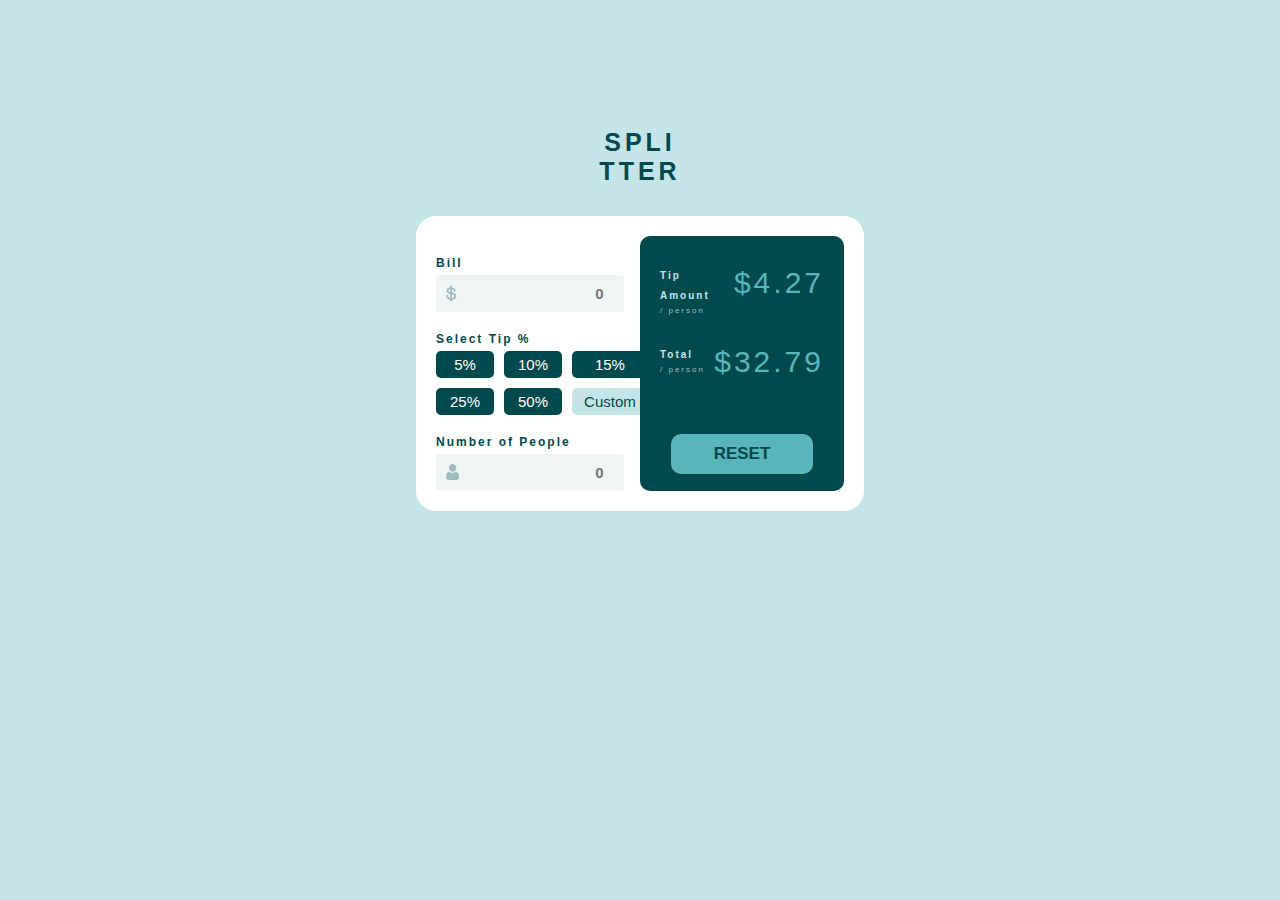
<file: Calculator/index.html>
<!DOCTYPE html>
<html lang="en">
  <head>
    <meta charset="UTF-8" />
    <meta name="viewport" content="width=device-width, initial-scale=1.0" />
    <!-- displays site properly based on user's device -->

    <link
      rel="icon"
      type="image/png"
      sizes="32x32"
      href="./images/favicon-32x32.png"
    />
    <link rel="stylesheet" href="style.css" />
    <link
      href="https://fonts.googleapis.com/css2?family=Red+Hat+Display:wght@500;700;900&display=swap"
      rel="stylesheet"
    />

    <title>Frontend Mentor | Tip calculator app</title>
  </head>

  <body>
    <h1>SPLI<br />TTER</h1>
    <div class="calc">
      <div class="calc_left">
        <p class="calc_paragraph">Bill</p>
        <input type="text" id="bill" name="billtext" placeholder="0" />
        <p class="calc_paragraph">Select Tip %</p>

        <div class="calc_button">
          <button class="calc_percent">5%</button>
          <button class="calc_percent">10%</button>
          <button class="calc_percent">15%</button>
          <button class="calc_percent">25%</button>
          <button class="calc_percent">50%</button>
          <button class="calc_custom">Custom</button>
        </div>

        <p class="calc_paragraph">Number of People</p>
        <input type="text" id="people" name="peopletext" placeholder="0" />
      </div>

      <div class="calc_right">
        <div class="calc_right_info">
          <div class="text1">
            <div>
              <h3>Tip Amount</h3>
              <p class="calc_right_p">/ person</p>
            </div>

            <div><p class="right_p">$4.27</p></div>
          </div>
          <div class="text2">
            <div>
              <h3>Total</h3>
              <p class="calc_right_p">/ person</p>
            </div>

            <div><p class="right_p">$32.79</p></div>
          </div>
        </div>
        <div class="calc_butt">
          <button class="calc_res">RESET</button>
        </div>
      </div>
    </div>
  </body>
</html>
</file>
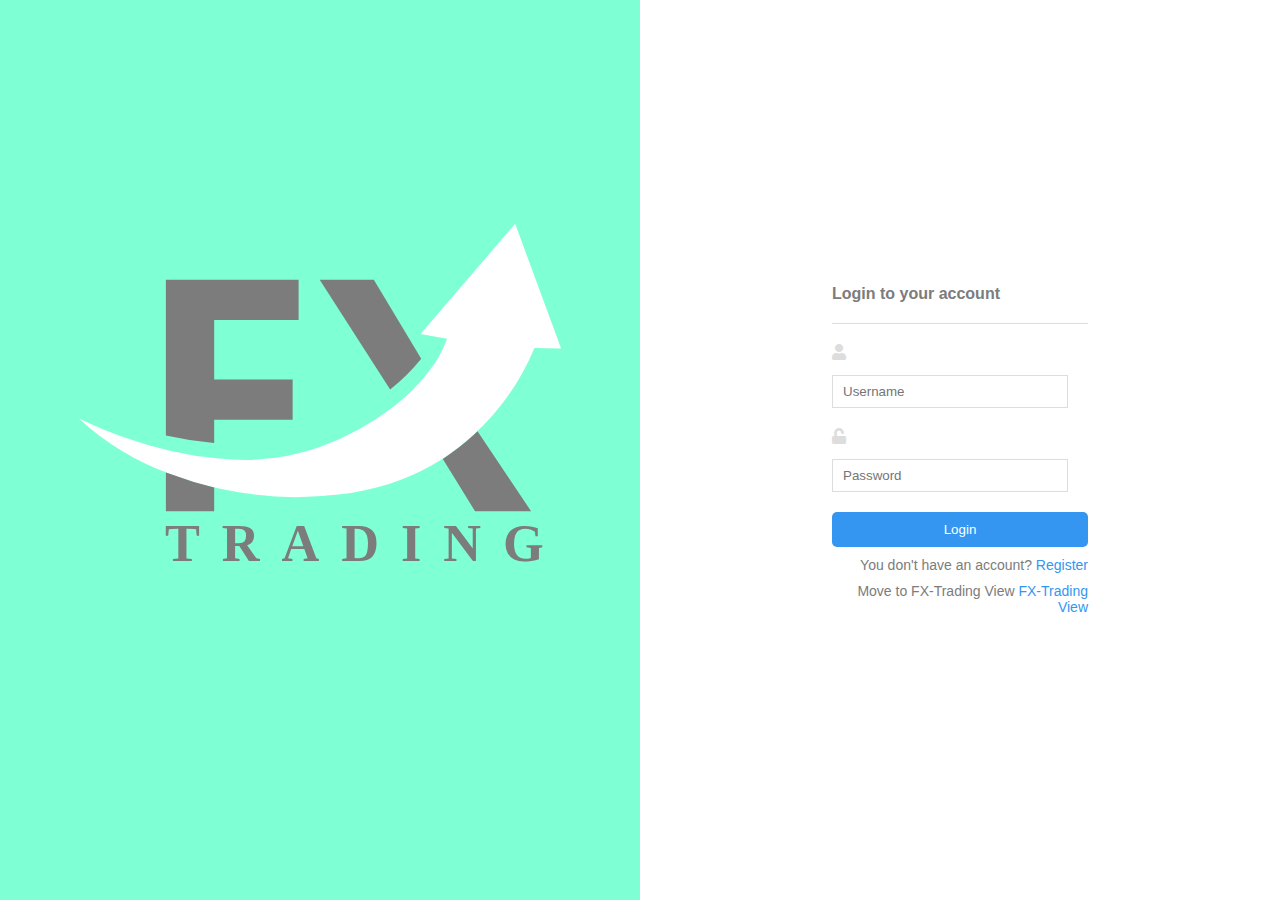
<file: FX-Trading/index.html>
<!DOCTYPE html>
<html lang="en">
  <head>
    <meta charset="UTF-8" />
    <meta http-equiv="X-UA-Compatible" content="IE=edge" />
    <meta name="viewport" content="width=device-width, initial-scale=1.0" />
    <link
      rel="stylesheet"
      href="https://cdnjs.cloudflare.com/ajax/libs/font-awesome/5.15.4/css/all.min.css"
      integrity="sha512-1ycn6IcaQQ40/MKBW2W4Rhis/DbILU74C1vSrLJxCq57o941Ym01SwNsOMqvEBFlcgUa6xLiPY/NS5R+E6ztJQ=="
      crossorigin="anonymous"
      referrerpolicy="no-referrer"
    />
    <link
      href="https://fonts.googleapis.com/css2?family=Red+Hat+Display:wght@500;700;900&display=swap"
      rel="stylesheet"
    />
    <link rel="stylesheet" href="index.css" />
    <title>Document</title>
  </head>
  <body>
    <div class="login">
      <div class="image_login">
        <img src="./images/logo-grayscale.svg" alt="" class="img_left" />
      </div>
      <div class="login_right">
        <p class="text">Login to your account</p>
        <div class="container">
          <div class="username">
            <i class="fas fa-user"></i>
            <input
              type="text"
              id="login"
              placeholder="Username"
              name="uname"
              required
            />
          </div>

          <div class="pass">
            <i class="fas fa-unlock"></i>
            <input
              type="password"
              id="pass"
              placeholder="Password"
              name="psw"
              required
            />
          </div>

          <button class="login_btn" type="submit">Login</button>
          <p class="login_paragraph">
            You don't have an account? <a href="./register.html">Register</a>
          </p>
          <p class="login_paragraph">
            Move to FX-Trading View
            <a href="./FX-Trading.html">FX-Trading View</a>
          </p>
        </div>
      </div>
    </div>
  </body>
</html>
</file>
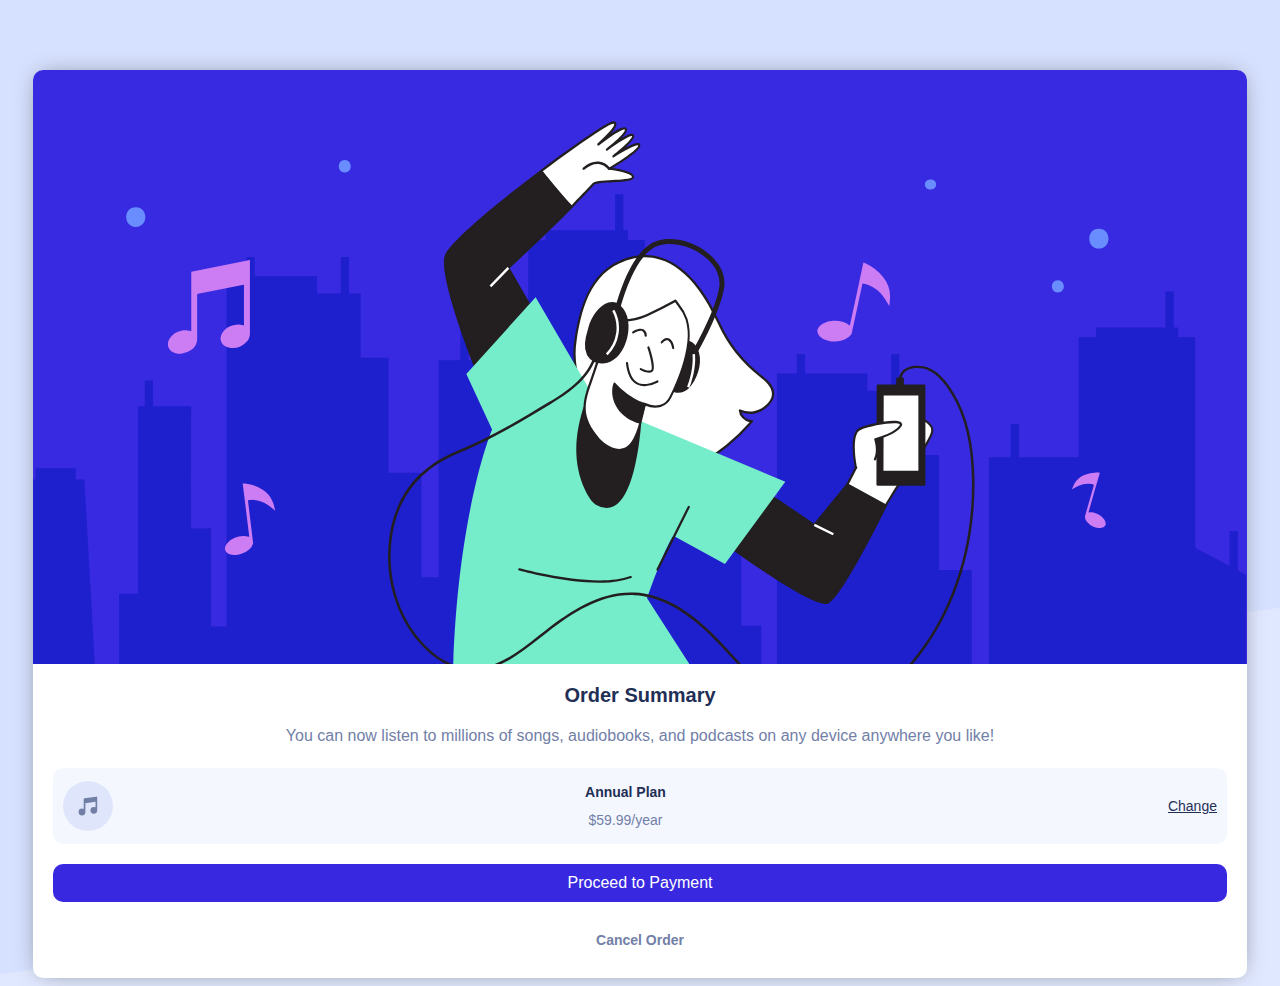
<file: MusicApp/index.html>
<!DOCTYPE html>
<html lang="en">
  <head>
    <meta charset="UTF-8" />
    <meta name="viewport" content="width=device-width, initial-scale=1.0" />
    <!-- displays site properly based on user's device -->

    <link
      rel="icon"
      type="image/png"
      sizes="32x32"
      href="./images/favicon-32x32.png"
    />
    <link
      href="https://fonts.googleapis.com/css2?family=Red+Hat+Display:wght@500;700;900&display=swap"
      rel="stylesheet"
    />
    <link rel="stylesheet" href="./style.css" />

    <title>Frontend Mentor | Order summary card</title>

    <!-- Feel free to remove these styles or customise in your own stylesheet 👍 -->
    <style>
      .attribution {
        font-size: 11px;
        text-align: center;
      }
      .attribution a {
        color: hsl(228, 45%, 44%);
      }
    </style>
  </head>
  <body>
    <main class="card">
      <img src="./images/illustration-hero.svg" alt="" class="card_hero" />
      <h2 class="card_title">Order Summary</h2>
      <p class="card_paragraph">
        You can now listen to millions of songs, audiobooks, and podcasts on any
        device anywhere you like!
      </p>

      <div class="card_info">
        <img src="./images/icon-music.svg" alt="" class="card_icon" />
        <div class="card_infoPay">
          <h3 class="card_subscription">Annual Plan</h3>
          <p class="card_price">$59.99/year</p>
        </div>
        <a href="" class="card_change">Change</a>
      </div>

      <div class="card_button">
        <button class="card_cta">Proceed to Payment</button>
        <button class="card_cancel">Cancel Order</button>
      </div>
    </main>
  </body>
</html>
</file>
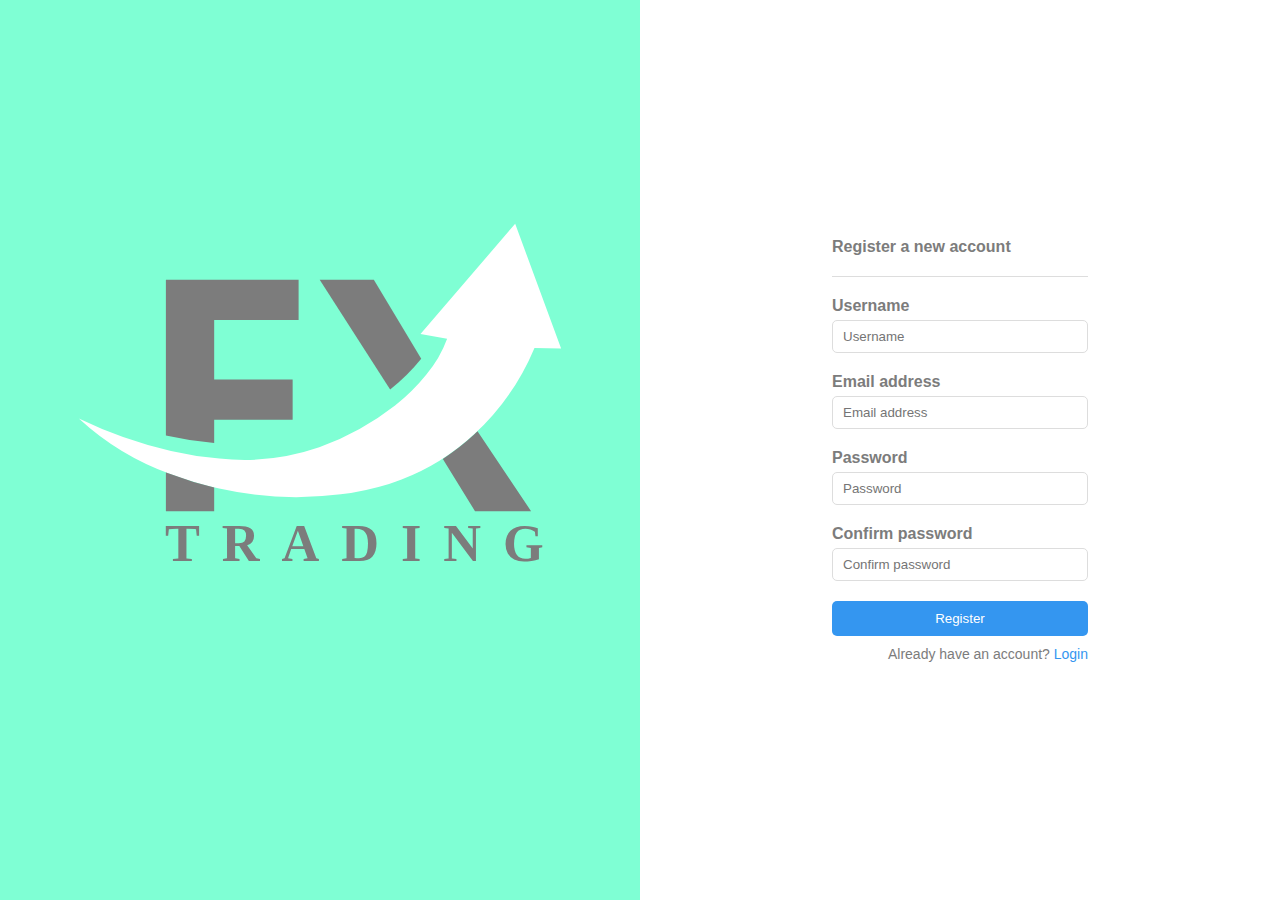
<file: FX-Trading/register.html>
<!DOCTYPE html>
<html lang="en">
  <head>
    <meta charset="UTF-8" />
    <meta http-equiv="X-UA-Compatible" content="IE=edge" />
    <meta name="viewport" content="width=device-width, initial-scale=1.0" />
    <link
      rel="stylesheet"
      href="https://cdnjs.cloudflare.com/ajax/libs/font-awesome/5.15.4/css/all.min.css"
      integrity="sha512-1ycn6IcaQQ40/MKBW2W4Rhis/DbILU74C1vSrLJxCq57o941Ym01SwNsOMqvEBFlcgUa6xLiPY/NS5R+E6ztJQ=="
      crossorigin="anonymous"
      referrerpolicy="no-referrer"
    />
    <link
      href="https://fonts.googleapis.com/css2?family=Red+Hat+Display:wght@500;700;900&display=swap"
      rel="stylesheet"
    />
    <link rel="stylesheet" href="register.css" />
    <title>Document</title>
  </head>
  <body>
    <div class="register">
      <div class="image_register">
        <img src="./images/logo-grayscale.svg" alt="" class="img_left" />
      </div>
      <div class="register_right">
        <p class="text">Register a new account</p>
        <div class="container">
          <div class="username">
            <label class="register_label" for="uname"><b>Username</b></label>
            <input
              type="text"
              id="register"
              placeholder="Username"
              name="uname"
              required
            />
            <label class="register_label" for="uname"
              ><b>Email address</b></label
            >
            <input
              type="email"
              id="register"
              placeholder="Email address"
              name="uname"
              required
            />
          </div>

          <div class="pass">
            <label class="register_label" for="uname"><b>Password</b></label>
            <input
              type="password"
              id="pass"
              placeholder="Password"
              name="psw"
              required
            />
            <label class="register_label" for="uname"
              ><b>Confirm password</b></label
            >
            <input
              type="password"
              id="pass"
              placeholder="Confirm password"
              name="psw"
              required
            />
          </div>

          <button class="register_btn" type="submit">Register</button>
          <p class="register_paragraph">
            Already have an account? <a href="./index.html">Login</a>
          </p>
        </div>
      </div>
    </div>
  </body>
</html>
</file>
<file: Calculator/style.css>
* {
  padding: 0;
  margin: 0;
  box-sizing: border-box;
}

:root {
  --red-hat-font-family: "Red Hat Dsiplay", sans-serif;
}

p {
  font-family: var(--red-hat-font-family);
}
h1 {
  font-family: var(--red-hat-font-family);
  font-size: 25px;
  text-align: center;
  color: hsl(183, 100%, 15%);
  letter-spacing: 4px;
  padding-bottom: 30px;
}
h3 {
  font-family: var(--red-hat-font-family);
  color: hsl(185, 41%, 84%);
  font-size: 10px;
  letter-spacing: 2px;
  line-height: 20px;
}

body {
  height: 100vh;
  background-color: hsl(185, 41%, 84%);
  margin: auto;
  width: 35%;
  padding-top: 10%;
}

.calc {
  background-color: white;
  display: flex;
  justify-content: space-between;
  padding: 20px;
  border-radius: 20px;
}
.calc_left {
  width: 46%;
}

.calc_paragraph {
  font-size: 12px;
  font-weight: 900;
  color: hsl(183, 100%, 15%);
  padding-bottom: 5px;
  padding-top: 20px;
  letter-spacing: 2px;
}

.calc_button {
  display: grid;
  grid-template-columns: auto auto auto;
  grid-gap: 10px;
}
.calc_percent {
  font-size: 15px;
  font-family: var(--red-hat-font-family);
  color: white;
  background-color: hsl(183, 100%, 15%);
  padding: 5px 14px 5px 14px;
  border: none;
  border-radius: 5px;
  cursor: pointer;
}
.calc_percent:active {
  background-color: hsl(183, 42%, 54%);
}
.calc_custom {
  font-size: 15px;
  font-family: var(--red-hat-font-family);
  color: hsl(183, 100%, 15%);
  background-color: hsl(185, 41%, 84%);
  padding: 5px 12px 5px 12px;
  border: none;
  border-radius: 5px;
  cursor: pointer;
}

#bill {
  text-align: right;
  width: 100%;
  padding: 10px 20px;
  display: inline-block;
  border-radius: 4px;
  box-sizing: border-box;
  color: hsl(183, 100%, 15%);
  font-family: var(--red-hat-font-family);
  font-weight: bold;
  font-size: 15px;
  background-color: hsl(190, 23%, 95%);
  background-image: url("./images/icon-dollar.svg");
  background-position: 10px 10px;
  background-repeat: no-repeat;
  border: none;
}
#people {
  text-align: right;
  width: 100%;
  padding: 10px 20px;
  display: inline-block;
  border-radius: 4px;
  box-sizing: border-box;
  color: hsl(183, 100%, 15%);
  font-family: var(--red-hat-font-family);
  font-size: 15px;
  font-weight: bold;
  background-color: hsl(190, 23%, 95%);
  background-image: url("./images/icon-person.svg");
  background-position: 10px 10px;
  background-repeat: no-repeat;
  border: none;
}

.calc_right {
  background-color: hsl(183, 100%, 15%);
  width: 50%;
  border-radius: 10px;
}
.calc_right_p {
  color: hsl(185, 16%, 69%);
  font-size: 8px;
  letter-spacing: 2px;
}
.text1,
.text2 {
  display: flex;
  justify-content: space-between;
  padding-top: 30px;
  padding-left: 20px;
  padding-right: 20px;
}
.right_p {
  color: hsl(183, 42%, 54%);
  font-size: 30px;
  letter-spacing: 3px;
}
.calc_butt {
  text-align: center;
  align-content: center;
  margin-top: 55px;
}
.calc_res {
  width: 70%;
  border: none;
  background-color: hsl(183, 42%, 54%);
  color: hsl(183, 100%, 15%);
  font-size: 17px;
  font-weight: 900;
  font-family: var(--red-hat-font-family);
  padding: 10px;
  border-radius: 10px;
}
.calc_res:hover {
  background-color: white;
  color: hsl(183, 100%, 15%);
  cursor: pointer;
}

@media screen and (max-width: 375px) {
  body {
    width: 100%;
    text-align: center;
  }
  .calc {
    text-align: center;
    background-color: white;
    display: block;
    justify-content: space-between;
    border-top-left-radius: 20px;
    border-top-right-radius: 20px;
    border-bottom-right-radius: 0;
    border-bottom-left-radius: 0;
  }
  .calc_left {
    width: 100%;
  }
  .calc_right {
    width: 100%;
    margin-top: 30px;
    padding-bottom: 20px;
  }
  .calc_button {
    grid-template-columns: auto auto;
    grid-gap: 15px;
  }
  .calc_percent {
    padding: 10px 14px;
  }
  .calc_paragraph {
    margin-top: 10px;
  }
  .calc_butt {
    margin-top: 62px;
  }
}
</file>
<file: FX-Trading/index.css>
* {
  padding: 0;
  margin: 0;
  box-sizing: border-box;
}
:root {
  --red-hat-font-family: "Red Hat Dsiplay", sans-serif;
}

body {
  height: 100vh;
}

.login {
  width: 100%;
  display: flex;
  justify-content: space-between;
  height: 100vh;
}

.image_login {
  padding-top: 17%;
  width: 50%;
  text-align: center;
  background-color: aquamarine;
}
img {
  width: 500px;
}
.login_right {
  margin: auto;
  width: 20%;
}
.text {
  font-size: 16px;
  font-family: var(--red-hat-font-family);
  color: #7c7c7c;
  font-weight: 700;
  padding-bottom: 20px;
  border-bottom: 1px solid #dddddd;
  margin-bottom: 20px;
}
.fas {
  color: #dddddd;
  padding-right: 5px;
  padding-bottom: 15px;
  font-size: 16px;
}
#login,
#pass {
  border-style: none;
  border: 1px solid #dddddd;
  width: 92%;
  padding: 8px 10px;
  margin-bottom: 20px;
}
.login_btn {
  width: 100%;
  background-color: #3496f0;
  border: none;
  padding: 10px;
  color: #fff;
  border-radius: 5px;
  cursor: pointer;
}
.login_paragraph {
  text-align: right;
  font-size: 14px;
  font-family: var(--red-hat-font-family);
  padding-top: 10px;
  color: #7c7c7c;
}
a {
  color: #3496f0;
  text-decoration: none;
}
</file>
<file: MusicApp/style.css>
:root {
  /* colors */
  --Pale-blue: hsl(225, 100%, 94%);
  --Bright-blue: hsl(245, 75%, 52%);
  --Very-pale-blue: hsl(225, 100%, 98%);
  --Desaturated-blue: hsl(224, 23%, 55%);
  --Dark-blue: hsl(223, 47%, 23%);
  /* font */
  --red-hat-font-family: "Red Hat Dsiplay", sans-serif;
  /* bk */
  --mobile-bk: 375px;
  --desktop-bk: 1440px;
}

p {
  font-size: 16px;
}

h2 {
  text-align: center;
  font-family: var(--red-hat-font-family);
  color: var(--Dark-blue);
  font-size: 20px;
}

body {
  background-image: url("./images/pattern-background-mobile.svg");
  background-position: top;
  background-color: var(--Pale-blue);
  background-repeat: no-repeat;
  background-size: cover;
}

main {
  background-color: white;
}

.card {
  margin: 70px 25px 0 25px;
  border-radius: 10px;
  box-shadow: 0px 0px 23px -8px #686868;
}
.card_hero {
  border-top-left-radius: 10px;
  border-top-right-radius: 10px;
}

.card_paragraph {
  text-align: center;
  line-height: 1.5rem;
  font-family: var(--red-hat-font-family);
  color: var(--Desaturated-blue);
  margin: 0 20px;
}

.card_hero {
  width: 100%;
}

.card_info {
  text-align: center;
  display: flex;
  justify-content: space-between;
  align-items: center;
  margin: 20px 20px;
  padding: 10px 10px;
  background-color: var(--Very-pale-blue);
  border-radius: 10px;
}

.card_icon {
  width: 50px;
}

.card_infoPay {
  display: flex;
  flex-direction: column;
  align-items: center;
  line-height: 0px;
}

.card_subscription {
  font-size: 14px;
  font-family: var(--red-hat-font-family);
  color: var(--Dark-blue);
}

.card_price {
  font-size: 14px;
  font-family: var(--red-hat-font-family);
  color: var(--Desaturated-blue);
}

.card_change {
  font-size: 14px;
  font-family: var(--red-hat-font-family);
  color: var(--Dark-blue);
  padding-left: 30px;
}

.card_button {
  display: flex;
  flex-direction: column;
}

.card_cta {
  font-size: 16px;
  font-family: var(--red-hat-font-family);
  color: #fff;
  background-color: hsl(245, 75%, 52%);
  border: none;
  padding: 10px 0;
  margin: 0 20px 20px 20px;
  border-radius: 10px;
}

.card_cta:hover {
  background-color: hsl(246, 13%, 30%);
}

.card_cancel {
  font-size: 14px;
  font-weight: bold;
  font-family: var(--red-hat-font-family);
  color: var(--Desaturated-blue);
  background-color: transparent;
  border: none;
  padding: 10px 0;
  margin: 0 20px 20px 20px;
}

.card_cancel:hover {
  color: hsl(246, 13%, 30%);
}

@media only screen and (min-width: 1440px) {
  body {
    margin-top: 150px;
  }
  .card {
    width: 20%;
    margin: auto;
    border-radius: 10px;
    box-shadow: 0px 0px 23px -8px #686868;
  }
}
</file>
<file: FX-Trading/register.css>
* {
  padding: 0;
  margin: 0;
  box-sizing: border-box;
}
:root {
  --red-hat-font-family: "Red Hat Dsiplay", sans-serif;
}

body {
  height: 100vh;
}

.register {
  width: 100%;
  display: flex;
  justify-content: space-between;
  height: 100vh;
}

.image_register {
  padding-top: 17%;
  width: 50%;
  text-align: center;
  background-color: aquamarine;
}
img {
  width: 500px;
}
.register_right {
  margin: auto;
  width: 20%;
}
.text {
  font-size: 16px;
  font-family: var(--red-hat-font-family);
  color: #7c7c7c;
  font-weight: 700;
  padding-bottom: 20px;
  border-bottom: 1px solid #dddddd;
  margin-bottom: 20px;
}
.register_label {
  color: #7c7c7c;
  font-family: var(--red-hat-font-family);
  font-size: 16px;
}
#register,
#pass {
  border-style: none;
  border: 1px solid #dddddd;
  border-radius: 5px;
  width: 100%;
  padding: 8px 10px;
  margin-bottom: 20px;
  margin-top: 5px;
}
.register_btn {
  width: 100%;
  background-color: #3496f0;
  border: none;
  padding: 10px;
  color: #fff;
  border-radius: 5px;
  cursor: pointer;
}
.register_paragraph {
  text-align: right;
  font-size: 14px;
  font-family: var(--red-hat-font-family);
  padding-top: 10px;
  color: #7c7c7c;
}
a {
  color: #3496f0;
  text-decoration: none;
}
</file>
